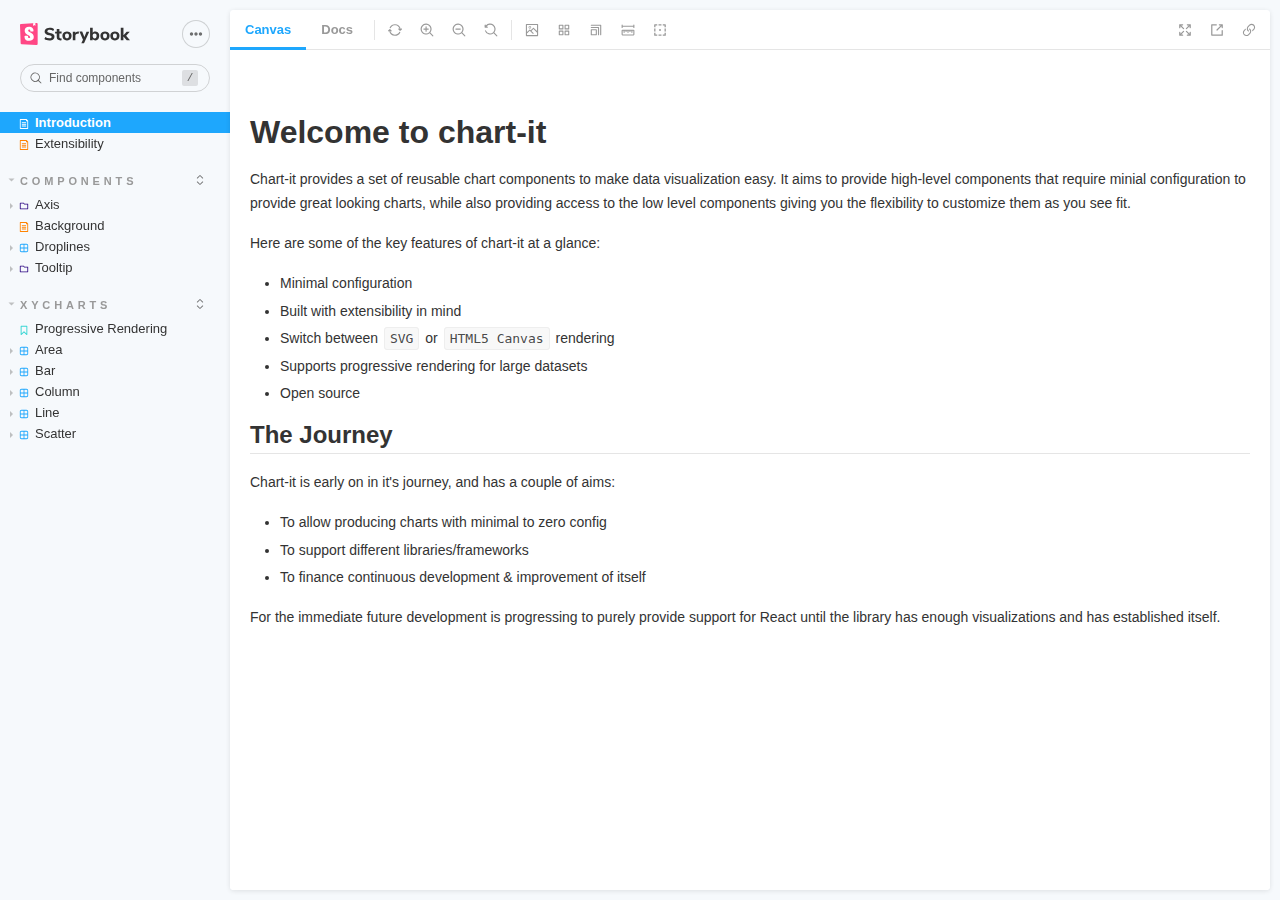
<file: index.html>
<!doctype html><html lang="en"><head><meta charset="utf-8"/><title>Webpack App</title><meta name="viewport" content="width=device-width,initial-scale=1"/><style>html, body {
    overflow: hidden;
    height: 100%;
    width: 100%;
    margin: 0;
    padding: 0;
  }

  * {
    box-sizing: border-box;
  }</style><script>/* globals window */
  /* eslint-disable no-underscore-dangle */
  try {
    if (window.top !== window) {
      window.__REACT_DEVTOOLS_GLOBAL_HOOK__ = window.top.__REACT_DEVTOOLS_GLOBAL_HOOK__;
    }
  } catch (e) {
    // eslint-disable-next-line no-console
    console.warn('unable to connect to top frame for connecting dev tools');
  }

  window.onerror = function onerror(message, source, line, column, err) {
    if (window.CONFIG_TYPE !== 'DEVELOPMENT') return;
    // eslint-disable-next-line no-var, vars-on-top
    var xhr = new window.XMLHttpRequest();
    xhr.open('POST', '/runtime-error');
    xhr.setRequestHeader('Content-Type', 'application/json;charset=UTF-8');
    xhr.send(
      JSON.stringify({
        /* eslint-disable object-shorthand */
        message: message,
        source: source,
        line: line,
        column: column,
        error: err && { message: err.message, name: err.name, stack: err.stack },
        origin: 'manager',
        /* eslint-enable object-shorthand */
      })
    );
  };</script><style>#root[hidden],
      #docs-root[hidden] {
        display: none !important;
      }</style></head><body><div id="root"></div><div id="docs-root"></div><script>window['CONFIG_TYPE'] = "PRODUCTION";
          
      
          
            window['LOGLEVEL'] = "info";
          
      
          
            window['FEATURES'] = {"postcss":true,"emotionAlias":false,"warnOnLegacyHierarchySeparator":true,"buildStoriesJson":false,"storyStoreV7":false,"modernInlineRender":false,"breakingChangesV7":false,"interactionsDebugger":false,"babelModeV7":false,"argTypeTargetsV7":false,"previewMdx2":false};
          
      
          
      
          
      
          
            window['DOCS_MODE'] = false;</script><script src="runtime~main.005aa287dabe59c0627d.manager.bundle.js"></script><script src="821.c4b291f6c2ab56416ace.manager.bundle.js"></script><script src="main.c4eda6441f1e15077199.manager.bundle.js"></script></body></html>
</file>
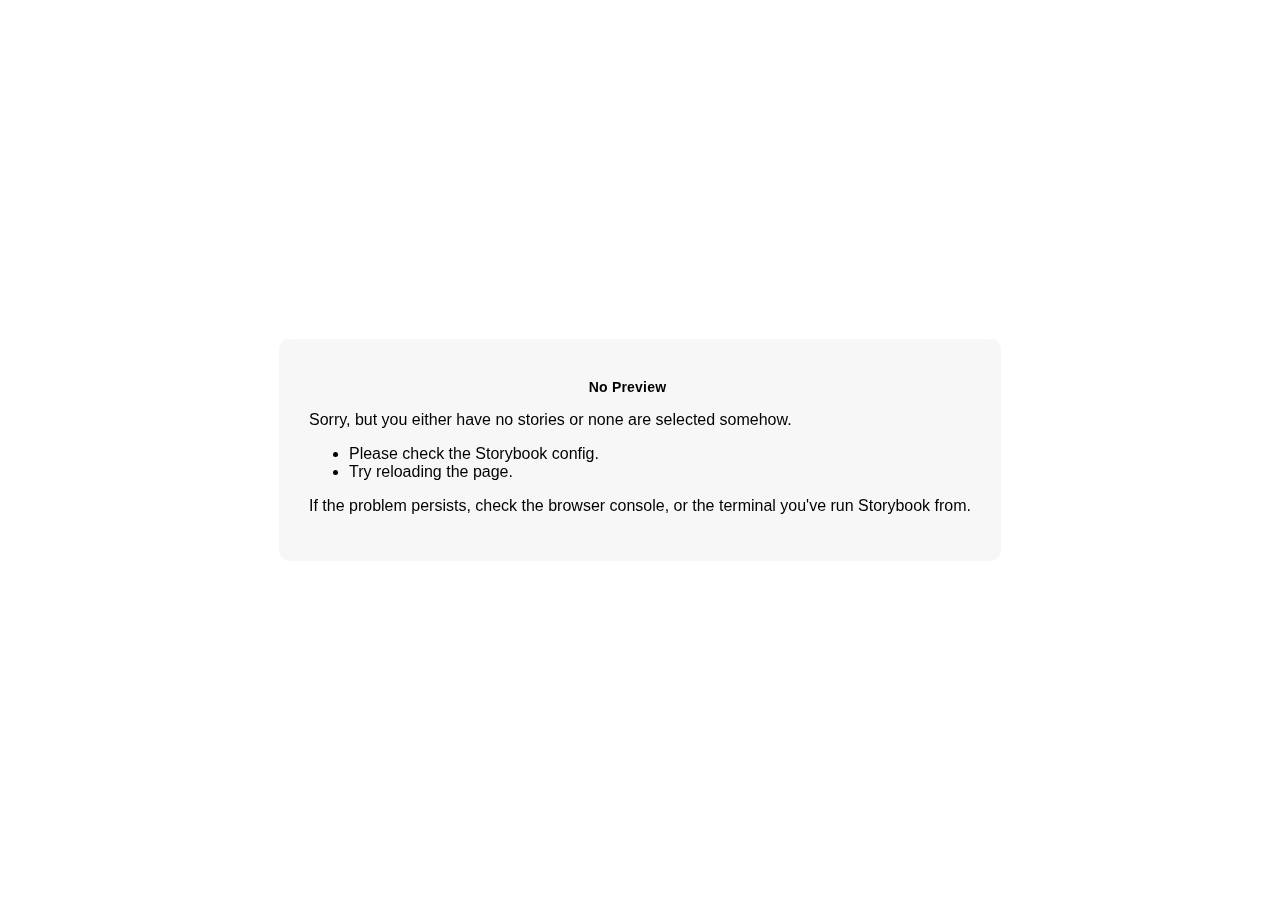
<file: iframe.html>
<!doctype html><html lang="en"><head><meta charset="utf-8"><title>Webpack App</title><meta name="viewport" content="width=device-width,initial-scale=1"><base target="_parent"><style>/* While we aren't showing the main block yet, but still preparing, we want everything the user
     has rendered, which may or may not be in #root, to be display none */
  .sb-show-preparing-story:not(.sb-show-main) > :not(.sb-preparing-story) {
    display: none;
  }

  .sb-show-preparing-docs:not(.sb-show-main) > :not(.sb-preparing-docs) {
    display: none;
  }

  /* Hide our own blocks when we aren't supposed to be showing them */
  :not(.sb-show-preparing-story) > .sb-preparing-story,
  :not(.sb-show-preparing-docs) > .sb-preparing-docs,
  :not(.sb-show-nopreview) > .sb-nopreview,
  :not(.sb-show-errordisplay) > .sb-errordisplay {
    display: none;
  }

  .sb-show-main.sb-main-centered {
    margin: 0;
    display: flex;
    align-items: center;
    min-height: 100vh;
  }

  .sb-show-main.sb-main-centered #root {
    box-sizing: border-box;
    margin: auto;
    padding: 1rem;
    max-height: 100%; /* Hack for centering correctly in IE11 */
  }

  /* Vertical centering fix for IE11 */
  @media screen and (-ms-high-contrast: none), (-ms-high-contrast: active) {
    .sb-show-main.sb-main-centered:after {
      content: '';
      min-height: inherit;
      font-size: 0;
    }
  }

  .sb-show-main.sb-main-fullscreen {
    margin: 0;
    padding: 0;
    display: block;
  }

  .sb-show-main.sb-main-padded {
    margin: 0;
    padding: 1rem;
    display: block;
    box-sizing: border-box;
  }

  .sb-wrapper {
    position: fixed;
    top: 0;
    bottom: 0;
    left: 0;
    right: 0;
    padding: 20px;
    font-family: 'Nunito Sans', -apple-system, '.SFNSText-Regular', 'San Francisco',
      BlinkMacSystemFont, 'Segoe UI', 'Helvetica Neue', Helvetica, Arial, sans-serif;
    -webkit-font-smoothing: antialiased;
    overflow: auto;
  }

  .sb-heading {
    font-size: 14px;
    font-weight: 600;
    letter-spacing: 0.2px;
    margin: 10px 0;
    padding-right: 25px;
  }

  .sb-nopreview {
    display: flex;
    align-content: center;
    justify-content: center;
  }

  .sb-nopreview_main {
    margin: auto;
    padding: 30px;
    border-radius: 10px;
    background: rgba(0, 0, 0, 0.03);
  }

  .sb-nopreview_heading {
    text-align: center;
  }

  .sb-errordisplay {
    border: 20px solid rgb(187, 49, 49);
    background: #222;
    color: #fff;
    z-index: 999999;
  }

  .sb-errordisplay_code {
    padding: 10px;
    background: #000;
    color: #eee;
    font-family: 'Operator Mono', 'Fira Code Retina', 'Fira Code', 'FiraCode-Retina', 'Andale Mono',
      'Lucida Console', Consolas, Monaco, monospace;
  }

  .sb-errordisplay pre {
    white-space: pre-wrap;
  }

  @-webkit-keyframes sb-rotate360 {
    from {
      transform: rotate(0deg);
    }
    to {
      transform: rotate(360deg);
    }
  }
  @keyframes sb-rotate360 {
    from {
      transform: rotate(0deg);
    }
    to {
      transform: rotate(360deg);
    }
  }
  @-webkit-keyframes sb-glow {
    0%,
    100% {
      opacity: 1;
    }
    50% {
      opacity: 0.4;
    }
  }
  @keyframes sb-glow {
    0%,
    100% {
      opacity: 1;
    }
    50% {
      opacity: 0.4;
    }
  }

  /* We display the preparing loaders *over* the rendering story */
  .sb-preparing-story,
  .sb-preparing-docs {
    background-color: white;
    /* Maximum possible z-index. It would be better to use stacking contexts to ensure it's always
    on top, but this isn't possible as it would require making CSS changes that could affect user code */
    z-index: 2147483647;
  }

  .sb-loader {
    -webkit-animation: sb-rotate360 0.7s linear infinite;
    animation: sb-rotate360 0.7s linear infinite;
    border-color: rgba(97, 97, 97, 0.29);
    border-radius: 50%;
    border-style: solid;
    border-top-color: #646464;
    border-width: 2px;
    display: inline-block;
    height: 32px;
    left: 50%;
    margin-left: -16px;
    margin-top: -16px;
    mix-blend-mode: difference;
    overflow: hidden;
    position: absolute;
    top: 50%;
    transition: all 200ms ease-out;
    vertical-align: top;
    width: 32px;
    z-index: 4;
  }

  .sb-previewBlock {
    background: #fff;
    border: 1px solid rgba(0, 0, 0, 0.1);
    border-radius: 4px;
    box-shadow: rgba(0, 0, 0, 0.1) 0 1px 3px 0;
    margin: 25px auto 40px;
    max-width: 600px;
  }

  .sb-previewBlock_header {
    align-items: center;
    box-shadow: rgba(0, 0, 0, 0.1) 0 -1px 0 0 inset;
    display: flex;
    gap: 14px;
    height: 40px;
    padding: 0 12px;
  }

  .sb-previewBlock_icon {
    -webkit-animation: sb-glow 1.5s ease-in-out infinite;
    animation: sb-glow 1.5s ease-in-out infinite;
    background: #e6e6e6;
    height: 14px;
    width: 14px;
  }
  .sb-previewBlock_icon:last-child {
    margin-left: auto;
  }

  .sb-previewBlock_body {
    -webkit-animation: sb-glow 1.5s ease-in-out infinite;
    animation: sb-glow 1.5s ease-in-out infinite;
    height: 182px;
    position: relative;
  }

  .sb-argstableBlock {
    border-collapse: collapse;
    border-spacing: 0;
    font-size: 13px;
    line-height: 20px;
    margin: 25px auto 40px;
    max-width: 600px;
    text-align: left;
    width: 100%;
  }
  .sb-argstableBlock th:first-of-type,
  .sb-argstableBlock td:first-of-type {
    padding-left: 20px;
  }
  .sb-argstableBlock th:nth-of-type(2),
  .sb-argstableBlock td:nth-of-type(2) {
    width: 35%;
  }
  .sb-argstableBlock th:nth-of-type(3),
  .sb-argstableBlock td:nth-of-type(3) {
    width: 15%;
  }
  .sb-argstableBlock th:laste-of-type,
  .sb-argstableBlock td:laste-of-type {
    width: 25%;
    padding-right: 20px;
  }
  .sb-argstableBlock th span,
  .sb-argstableBlock td span {
    -webkit-animation: sb-glow 1.5s ease-in-out infinite;
    animation: sb-glow 1.5s ease-in-out infinite;
    background-color: rgba(0, 0, 0, 0.1);
    border-radius: 0;
    box-shadow: none;
    color: transparent;
  }
  .sb-argstableBlock th {
    padding: 10px 15px;
  }

  .sb-argstableBlock-body {
    border-radius: 4px;
    box-shadow: rgba(0, 0, 0, 0.1) 0 1px 3px 1px, rgba(0, 0, 0, 0.065) 0 0 0 1px;
  }
  .sb-argstableBlock-body tr {
    background: transparent;
    overflow: hidden;
  }
  .sb-argstableBlock-body tr:not(:first-child) {
    border-top: 1px solid #e6e6e6;
  }
  .sb-argstableBlock-body tr:first-child td:first-child {
    border-top-left-radius: 4px;
  }
  .sb-argstableBlock-body tr:first-child td:last-child {
    border-top-right-radius: 4px;
  }
  .sb-argstableBlock-body tr:last-child td:first-child {
    border-bottom-left-radius: 4px;
  }
  .sb-argstableBlock-body tr:last-child td:last-child {
    border-bottom-right-radius: 4px;
  }
  .sb-argstableBlock-body td {
    background: #fff;
    padding-bottom: 10px;
    padding-top: 10px;
    vertical-align: top;
  }
  .sb-argstableBlock-body td:not(:first-of-type) {
    padding-left: 15px;
    padding-right: 15px;
  }
  .sb-argstableBlock-body button {
    -webkit-animation: sb-glow 1.5s ease-in-out infinite;
    animation: sb-glow 1.5s ease-in-out infinite;
    background-color: rgba(0, 0, 0, 0.1);
    border: 0;
    border-radius: 0;
    box-shadow: none;
    color: transparent;
    display: inline;
    font-size: 12px;
    line-height: 1;
    padding: 10px 16px;
  }

  .sb-argstableBlock-summary {
    margin-top: 4px;
  }

  .sb-argstableBlock-code {
    margin-right: 4px;
    margin-bottom: 4px;
    padding: 2px 5px;
  }</style><script>/* globals window */
  /* eslint-disable no-underscore-dangle */
  try {
    if (window.top !== window) {
      window.__REACT_DEVTOOLS_GLOBAL_HOOK__ = window.top.__REACT_DEVTOOLS_GLOBAL_HOOK__;
      window.__VUE_DEVTOOLS_GLOBAL_HOOK__ = window.top.__VUE_DEVTOOLS_GLOBAL_HOOK__;
      window.top.__VUE_DEVTOOLS_CONTEXT__ = window.document;
    }
  } catch (e) {
    // eslint-disable-next-line no-console
    console.warn('unable to connect to top frame for connecting dev tools');
  }

  window.onerror = function onerror(message, source, line, column, err) {
    if (window.CONFIG_TYPE !== 'DEVELOPMENT') return;
    // eslint-disable-next-line no-var, vars-on-top
    var xhr = new window.XMLHttpRequest();
    xhr.open('POST', '/runtime-error');
    xhr.setRequestHeader('Content-Type', 'application/json;charset=UTF-8');
    xhr.send(
      JSON.stringify({
        /* eslint-disable object-shorthand */
        message: message,
        source: source,
        line: line,
        column: column,
        error: err && { message: err.message, name: err.name, stack: err.stack },
        origin: 'preview',
        /* eslint-enable object-shorthand */
      })
    );
  };</script><link href="static/css/main.12d2d995.css" rel="stylesheet"><style>#root[hidden],
      #docs-root[hidden] {
        display: none !important;
      }</style></head><body><div class="sb-preparing-story sb-wrapper"><div class="sb-loader"></div></div><div class="sb-preparing-docs sb-wrapper"><div class="sb-previewBlock"><div class="sb-previewBlock_header"><div class="sb-previewBlock_icon"></div><div class="sb-previewBlock_icon"></div><div class="sb-previewBlock_icon"></div><div class="sb-previewBlock_icon"></div></div><div class="sb-previewBlock_body"><div class="sb-loader"></div></div></div><table aria-hidden="true" class="sb-argstableBlock"><thead class="sb-argstableBlock-head"><tr><th><span>Name</span></th><th><span>Description</span></th><th><span>Default</span></th><th><span>Control</span></th></tr></thead><tbody class="sb-argstableBlock-body"><tr><td><span>propertyName</span><span title="Required">*</span></td><td><div><span>This is a short description</span></div><div class="sb-argstableBlock-summary"><div><span class="sb-argstableBlock-code">summary</span></div></div></td><td><div><span class="sb-argstableBlock-code">defaultValue</span></div></td><td><button>Set string</button></td></tr><tr><td><span>propertyName</span><span>*</span></td><td><div><span>This is a short description</span></div><div class="sb-argstableBlock-summary"><div><span class="sb-argstableBlock-code">summary</span></div></div></td><td><div><span class="sb-argstableBlock-code">defaultValue</span></div></td><td><button>Set string</button></td></tr><tr><td><span>propertyName</span><span>*</span></td><td><div><span>This is a short description</span></div><div class="sb-argstableBlock-summary"><div><span class="sb-argstableBlock-code">summary</span></div></div></td><td><div><span class="sb-argstableBlock-code">defaultValue</span></div></td><td><button>Set string</button></td></tr></tbody></table></div><div class="sb-nopreview sb-wrapper"><div class="sb-nopreview_main"><h1 class="sb-nopreview_heading sb-heading">No Preview</h1><p>Sorry, but you either have no stories or none are selected somehow.</p><ul><li>Please check the Storybook config.</li><li>Try reloading the page.</li></ul><p>If the problem persists, check the browser console, or the terminal you've run Storybook from.</p></div></div><div class="sb-errordisplay sb-wrapper"><pre id="error-message" class="sb-heading"></pre><pre class="sb-errordisplay_code"><code id="error-stack"></code></pre></div><div id="root"></div><div id="docs-root"></div><script>window['CONFIG_TYPE'] = "PRODUCTION";
          
      
          
            window['LOGLEVEL'] = "info";
          
      
          
            window['FRAMEWORK_OPTIONS'] = {};
          
      
          
      
          
            window['FEATURES'] = {"postcss":true,"emotionAlias":false,"warnOnLegacyHierarchySeparator":true,"buildStoriesJson":false,"storyStoreV7":false,"modernInlineRender":false,"breakingChangesV7":false,"interactionsDebugger":false,"babelModeV7":false,"argTypeTargetsV7":false,"previewMdx2":false};
          
      
          
      
          
            window['STORIES'] = [{"titlePrefix":"","directory":".","files":"**/*.stories.mdx","importPathMatcher":"^\\.(?:(?:^|\\/|(?:(?:(?!(?:^|\\/)\\.).)*?)\\/)(?!\\.)(?=.)[^/]*?\\.stories\\.mdx)$"},{"titlePrefix":"","directory":"./src","files":"**/*.stories.mdx","importPathMatcher":"^\\.[\\\\/](?:src(?:\\/(?!\\.)(?:(?:(?!(?:^|\\/)\\.).)*?)\\/|\\/|$)(?!\\.)(?=.)[^/]*?\\.stories\\.mdx)$"},{"titlePrefix":"","directory":"./src","files":"**/*.stories.@(js|jsx|ts|tsx)","importPathMatcher":"^\\.[\\\\/](?:src(?:\\/(?!\\.)(?:(?:(?!(?:^|\\/)\\.).)*?)\\/|\\/|$)(?!\\.)(?=.)[^/]*?\\.stories\\.(js|jsx|ts|tsx))$"}];</script><script src="runtime~main.fa9860d2.iframe.bundle.js"></script><script src="381.2f31cca1.iframe.bundle.js"></script><script src="main.f3009ed0.iframe.bundle.js"></script></body></html>
</file>
<file: static/css/main.12d2d995.css>
.g-axis {
    -webkit-user-select: none;
       -moz-user-select: none;
            user-select: none;
}

.g-gridlines {
    pointer-events: none;
}

.g-gridlines .domain {
    display: none;
    -webkit-user-select: none;
       -moz-user-select: none;
            user-select: none;
}

.g-gridlines.left .tick:first-of-type {
    display: none;
}

.g-gridlines.bottom .tick:first-of-type {
    display: none;
}

.g-gridlines.right .tick:last-of-type {
    display: none;
}

.g-gridlines.top .tick:last-of-type {
    display: none;
}

.chart-it.axis-title {
    text-anchor: middle;
    font-size: 14px;
    -webkit-user-select: none;
       -moz-user-select: none;
            user-select: none;
}

.fo .virtual-canvas {
        position: absolute;
        opacity: 0;
        zindex: 10000;
}

.g-background rect {
    fill: none;
    pointer-events: all;
}

.chart-it.marker {
    stroke-width: 2;
    pointer-events: none;
}

.g-crosshair line {
    pointer-events: none;
}

.chart-it.indicator-circle {
    width: 10px;
    height: 10px;
    margin-top: 4px;
    margin-left: 5px;
    margin-right: 5px;
    border-radius: 50%;
}

.chart-it.indicator-square {
    height: 10px;
    width: 10px;
    margin-top: 4px;
    margin-right: 5px;
    margin-left: 5px;
}

.chart-it.indicator-line {
    width: 10px;
    height: 3px;
    margin-top: 7px;
    margin-left: 5px;
    margin-right: 5px;
}

.chart-it.tooltip-item {
    display: flex;
    flex-direction: row;
    width: 100%;
    -webkit-user-select: none;
       -moz-user-select: none;
            user-select: none;
    pointer-events: none;
}

.chart-it.tooltip-values {
    display: flex;
    flex-direction: row;
    justify-content: space-between;
    width: 100%;
}

.chart-it.tooltip-series-name {
    margin-right: 15px;
    max-width: 215px;
    white-space: nowrap;
    overflow: hidden;
    text-overflow: ellipsis;
}

.chart-it.tooltip {
    padding: 8px;
    max-width: 300px;
    border: thin solid #ccc;
    background: #fff;
    opacity: 0.8;
}

.g-plot.area {
    fill-opacity: 0.8;
    pointer-events: none;
}

.g-polygon {
    pointer-events: none;
}

.customAxis .tick:nth-child(3n) line,
.customAxis .tick:nth-child(3n + 1) line {
  stroke-dasharray: 30;
  stroke-dashoffset: 22;
}

.customAxis .tick text {
  transform: translate(22px, -12px);
}


/*# sourceMappingURL=main.12d2d995.css.map*/
</file>
